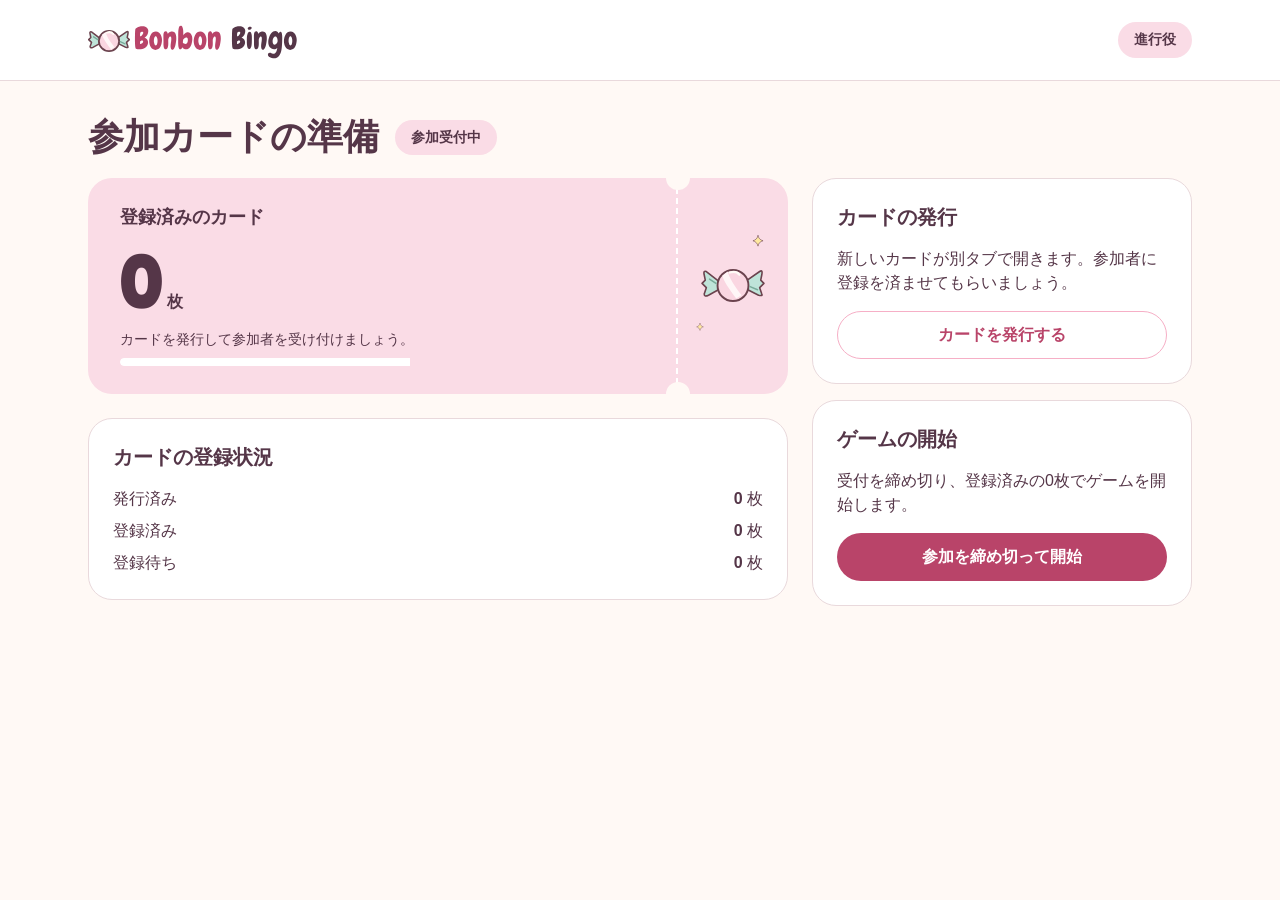
<file: index.html>
<!doctype html>
<html lang="ja">
<head>
  <meta charset="utf-8">
  <meta name="viewport" content="width=device-width, initial-scale=1">
  <title>抽選ルーム｜Bonbon Bingo</title>
  <link rel="icon" type="image/svg+xml" href="images/candy.svg">
  <link rel="stylesheet" href="css/style.css">
  <!-- HTMLを読み終えてから、ビンゴのルール、保存、進行役の画面操作の順に読み込む。 -->
  <script defer src="js/game.js"></script>
  <script defer src="js/storage.js"></script>
  <script defer src="js/draw.js"></script>
</head>
<!-- draw.js が保存状態を読み、参加受付・抽選・照合中・最終確認・終了の画面を切り替える。 -->
<body class="host-page" data-view="prepare">
  <!-- ゲーム名と操作する役割。操作権のないタブでは #host-role を「閲覧中」にする。 -->
  <header class="site-header">
    <div class="header-inner">
      <img class="brand-logo" src="images/logo.svg" width="217" height="46" alt="Bonbon Bingo">
      <span class="badge host-role" id="host-role">閲覧中</span>
    </div>
  </header>

  <main class="host-main">
    <!-- その時点の見出しと状態。draw.js が body の data-view を更新すると対応する組だけが表示される。 -->
    <div class="host-heading">
      <h1>
        <span data-show="prepare">参加カードの準備</span>
        <span data-show="draw">抽選ルーム</span>
        <span data-show="checking">カードの応答待ち</span>
        <span data-show="final">最後のカードを照合中</span>
        <span data-show="finished">ゲームの結果</span>
      </h1>
      <span class="badge host-role" data-show="prepare">参加受付中</span>
      <span class="badge host-live" data-show="draw">進行中</span>
      <span class="badge host-checking" data-show="checking">照合中</span>
      <span class="badge host-final" data-show="final">最終確認中</span>
      <span class="badge host-ended" data-show="finished">終了</span>
    </div>

    <!-- 保存失敗、権限不足、照合不能など。JSで理由を #host-message に表示して該当操作を止める。 -->
    <p id="host-message" class="host-message" role="alert" hidden></p>
    <!-- 最新の確定グループが変わると、抽選回と表示名を一度まとめて読み上げる。 -->
    <p id="winner-announcement" class="sr-only" role="status" aria-atomic="true"></p>

    <noscript><p class="host-message">ブラウザでJavaScriptを有効にしてから開いてください。</p></noscript>

    <!-- PCでは抽選と履歴を左、操作と当選結果を右に置く。狭い画面では同じ内容を縦に並べる。 -->
    <div class="host-layout">
      <div class="host-column">
        <!-- 最新の確定番号と抽選操作。画像は背景だけ。ゲーム開始直後は番号を待機表示にする。 -->
        <section class="host-stage panel" data-show="draw checking" aria-label="抽選">
          <!-- 演出用の #draw-preview を確定番号の位置に重ねる。読み上げるのは保存できた番号だけ。 -->
          <div class="host-number-stage">
            <span id="draw-label" class="badge host-ball-label">最新の番号</span>
            <div id="draw-preview" class="host-current-ball number" aria-hidden="true" hidden>
              <span id="preview-letter"></span>
              <strong id="preview-number"></strong>
            </div>
            <div class="host-current-ball number" aria-live="polite" aria-atomic="true">
              <span class="js-latest-letter"></span>
              <strong class="js-latest-number">―</strong>
            </div>
          </div>
          <!-- 保存が成功した履歴の件数と残りプールの長さを表示。抽選前は残り75球。 -->
          <div class="host-controls">
            <dl class="host-counts">
              <div><dt>抽選回数</dt><dd><strong class="number js-round">0</strong> 回</dd></div>
              <div><dt>残りの球</dt><dd><strong class="number" id="remaining-balls">75</strong> 球</dd></div>
            </dl>
            <!-- #draw-next から次の抽選を要求。確認待ち・空のプール・操作権なしでは引けない。 -->
            <button class="button button-primary" type="button" id="draw-next" disabled>次の番号を引く</button>
          </div>
        </section>

        <!-- 準備と照合と終了の概要。保存できた結果から説明と数値を更新する。 -->
        <section class="host-ticket" data-show="prepare checking final finished" aria-label="進行の概要">
          <div class="host-ticket-copy">
            <!-- 登録済みだけが参加する。登録完了のたびに同じ意味の .js-registered-count をすべて更新する。 -->
            <div data-show="prepare">
              <h2>登録済みのカード</h2>
              <p class="host-total"><strong class="number js-registered-count">0</strong> 枚</p>
              <p id="registration-summary">カードを発行して参加者を受け付けましょう。</p>
              <progress id="registration-progress" value="0" max="1" aria-label="発行カードの登録状況">0 / 0</progress>
            </div>
            <!-- 対象回まで確認できた「本人報告＋代替」の合計。2種類の確認回数を同じ件数に二重計上しない。 -->
            <div data-show="checking final">
              <h2>確認できたカード</h2>
              <p class="host-total">
                <strong class="number" data-show="checking" id="checked-total">0</strong>
                <strong class="number" data-show="final" id="final-checked-total">0</strong>
                <span>/ <span class="number js-player-count">0</span> 枚</span>
              </p>
              <p id="check-summary" data-show="checking">カードの応答を確認しています。</p>
              <p id="final-summary" data-show="final">最後の抽選結果を照合しています。</p>
              <progress id="check-progress" data-show="checking" value="0" max="1" aria-label="今回の確認状況">0 / 0</progress>
              <progress id="final-progress" data-show="final" value="0" max="1" aria-label="最終回の確認状況">0 / 0</progress>
            </div>
            <!-- 進行役が保存した最終結果。#winner-count は申告数ではなく確定したカード数。 -->
            <div data-show="finished">
              <h2>確定した当選カード</h2>
              <p class="host-total"><strong id="winner-count" class="number">0</strong> 枚</p>
              <p id="result-summary">確定した当選結果を表示します。</p>
            </div>
          </div>
          <!-- チケット右端の装飾。状態は見出しでも伝わるため読み上げから除く。 -->
          <div class="host-ticket-stub" aria-hidden="true">
            <img data-show="prepare finished" src="images/candy.svg" width="64" alt="">
            <img data-show="checking" src="images/sparkle.svg" width="48" alt="">
            <img data-show="final" src="images/bow.svg" width="64" alt="">
          </div>
        </section>

        <!-- 準備中の件数。未登録の発行枠はゲーム開始時の参加枚数に含めない。 -->
        <section class="panel host-panel" data-show="prepare">
          <h2>カードの登録状況</h2>
          <dl class="host-facts">
            <div><dt>発行済み</dt><dd><b id="issued-count">0</b> 枚</dd></div>
            <div><dt>登録済み</dt><dd><b class="js-registered-count">0</b> 枚</dd></div>
            <div><dt>登録待ち</dt><dd><b id="registration-pending">0</b> 枚</dd></div>
          </dl>
        </section>

        <!-- 同じカードを再度開くためのリンク。受付中は発行済み全件、開始後は参加者だけを #card-links に表示する。 -->
        <details class="panel host-panel issued-links" id="issued-links" hidden>
          <summary>発行したカードを開く</summary>
          <ul id="card-links"></ul>
        </details>

        <!-- 確認中は左側に内訳を表示。#verifying-reported と、各状態の代替照合・未確認の件数を更新する。 -->
        <section class="panel host-panel" data-show="checking final">
          <h2>照合の内訳</h2>
          <dl class="host-facts">
            <div><dt>カードから確認済み</dt><dd><b id="verifying-reported">0</b> 枚</dd></div>
            <div><dt>進行役が代替照合済み</dt><dd><b data-show="checking" id="verifying-fallback">0</b><b data-show="final" id="final-fallback">0</b> 枚</dd></div>
            <div><dt>未確認</dt><dd><b data-show="checking" id="verifying-pending">0</b><b data-show="final" id="final-pending">0</b> 枚</dd></div>
          </dl>
        </section>

        <!-- 終了時の確定者。#result-winners も抽選中の #winner-list と同じ確定記録から描き直す。 -->
        <section class="panel host-panel host-results" data-show="finished">
          <h2>確定した当選者</h2>
          <p id="result-empty">当選したカードはありません。</p>
          <ol id="result-winners" class="host-winners"></ol>
        </section>

        <!-- #draw-history は保存した抽選順の履歴。終了後も読めるようにし、B・I・N・G・Oの列ごとに球の色を変える。 -->
        <section class="panel host-panel host-history-panel" data-show="draw checking final finished">
          <div class="host-panel-heading"><h2>抽選履歴</h2><span class="host-caption">古い順</span></div>
          <p id="history-empty">最初の抽選を待っています。</p>
          <ol id="draw-history" class="host-history number"></ol>
        </section>
      </div>

      <!-- 進行役の操作と当選結果。スマホでは抽選・履歴の下へ1列に並ぶ。 -->
      <div class="host-column host-side">
        <!-- #issue-card は準備中に発行枠を作って新しいカードを別タブで開く。初回登録はカード画面で行う。 -->
        <section class="panel host-panel" data-show="prepare">
          <h2>カードの発行</h2>
          <p>新しいカードが別タブで開きます。参加者に登録を済ませてもらいましょう。</p>
          <button class="button button-secondary" type="button" id="issue-card" disabled>カードを発行する</button>
        </section>
        <!-- #start-game で参加を締め切り、登録済みカードだけを固定して開始する。 -->
        <section class="panel host-panel" data-show="prepare">
          <h2>ゲームの開始</h2>
          <p>受付を締め切り、登録済みの<span class="js-registered-count">0</span>枚でゲームを開始します。</p>
          <button class="button button-primary" type="button" id="start-game" disabled>参加を締め切って開始</button>
        </section>

        <!-- #winner-list は進行役が照合・確定した結果専用。最新回の全員を大きく見せ、同名のカードにはIDも添える。 -->
        <section class="panel host-panel host-awards" data-show="draw checking final">
          <div class="host-panel-heading"><h2>当選者</h2><img src="images/bow.svg" width="52" height="34" alt=""></div>
          <p id="winners-empty">まだ当選者はいません。</p>
          <ol class="host-winners" id="winner-list"></ol>
        </section>
        <!-- 通常の抽選画面にも3種類の枚数を表示する。対象回・対象カードに照らして更新する。 -->
        <section class="panel host-panel" data-show="draw">
          <div class="host-panel-heading">
            <h2>カードの確認状況</h2><span class="badge host-people">全<span class="js-player-count">0</span>枚</span>
          </div>
          <dl class="host-facts host-check-facts">
            <div><dt>カードから確認済み</dt><dd><b id="reported-count">0</b> 枚</dd></div>
            <div><dt>進行役が代替照合済み</dt><dd><b id="fallback-count">0</b> 枚</dd></div>
            <div><dt>未確認</dt><dd><b id="pending-count">0</b> 枚</dd></div>
          </dl>
        </section>

        <!-- 最終確認と終了時も、保存済みの最後の抽選回と番号を見せる。 -->
        <section class="panel host-panel" data-show="final finished">
          <h2>最後の抽選番号</h2>
          <div class="host-panel-heading host-last-number">
            <strong class="number"><small class="js-latest-letter"></small> <span class="js-latest-number">―</span></strong>
            <span class="badge host-people">第<span class="js-round">0</span>回</span>
          </div>
        </section>
        <!-- 未応答がある間の操作案内。待機中は次の抽選を始めない。 -->
        <section class="panel host-panel" data-show="checking">
          <h2>次の抽選</h2>
          <p>応答がないカードは進行役が自動で照合します。全<span class="js-player-count">0</span>枚の確認が済むと、次の番号を引けます。</p>
        </section>
        <!-- #end-game は最後の抽選回を固定して最終確認へ進む。照合待ちに押した場合も、その回の確認を引き継ぐ。 -->
        <button class="button button-secondary host-finish" type="button" data-show="draw checking" id="end-game" disabled>ゲームを終了する</button>
        <!-- 最終確認中は新しい抽選を止める。未確認が0枚になったら保存の完了後に終了表示へ。 -->
        <section class="panel host-panel" data-show="final">
          <h2>ゲームの終了</h2>
          <p>新しい抽選は停止しました。全<span class="js-player-count">0</span>枚の結果を確認してから、当選者を確定してゲームを終了します。</p>
        </section>
        <!-- #reset-game は旧ゲーム専用の情報を消して新しい準備を始める。終了操作と区別する。 -->
        <section class="panel host-panel" data-show="finished">
          <h2>新しいゲームの準備</h2>
          <p>リセットすると、今回の抽選履歴・当選結果・カード・登録名が消去されます。</p>
          <button class="button button-secondary" type="button" id="reset-game" disabled>リセットして新しいゲームへ</button>
        </section>
      </div>
    </div>
  </main>
</body>
</html>
</file>
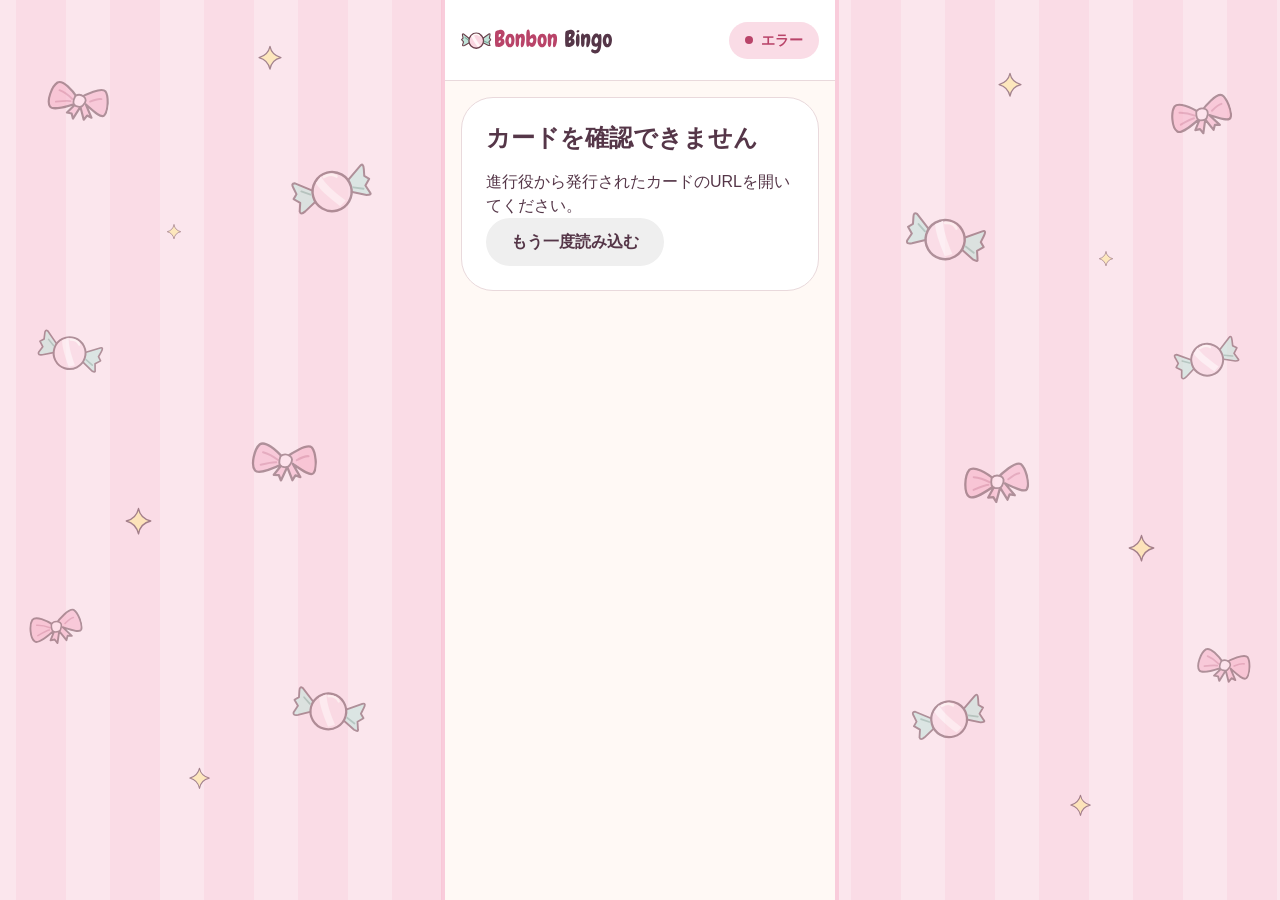
<file: card.html>
<!doctype html>
<html lang="ja">
<head>
  <meta charset="utf-8">
  <meta name="viewport" content="width=device-width, initial-scale=1">
  <title>マイカード｜Bonbon Bingo</title>
  <link rel="icon" type="image/svg+xml" href="images/heart.svg">
  <link rel="stylesheet" href="css/style.css">
  <!-- 数字のルール、保存と変更通知、参加者用の表示の順に読み込む。 -->
  <script defer src="js/game.js"></script>
  <script defer src="js/storage.js"></script>
  <script defer src="js/card.js"></script>
</head>
<!-- URLの発行情報を確認してから card.js が data-card-state を切り替える。 -->
<body class="card-page" data-card-state="loading">
  <!-- .card-shell は参加者の画面全体。PCではこの列を中央に保ち、左右に包装紙を表示する。 -->
  <div class="card-shell">
    <!-- 自分がどの状態のカードを見ているかを表示。card.js は body の状態を切り替え、該当するバッジを見せる。 -->
    <header class="site-header">
      <div class="header-inner">
        <img class="brand-logo" src="images/logo.svg" alt="Bonbon Bingo" width="157" height="34">
        <div class="card-state-badges">
          <span class="badge card-badge state-playing">ゲーム中</span>
          <span class="badge card-badge state-register">受付中</span>
          <span class="badge card-badge state-ended">終了</span>
          <span class="badge card-badge state-closed">受付終了</span>
          <span class="badge card-badge state-reset">リセット済み</span>
          <span class="badge card-badge state-error">エラー</span>
        </div>
      </div>
    </header>

    <main class="card-main">
      <noscript>カードの表示・参加登録にはJavaScriptを有効にしてください。</noscript>
      <!-- 登録済みカードの表示。#card-play はゲーム中と終了後に共用し、終了後も最後の盤面を確認できる。 -->
      <div id="card-play" class="card-view">
        <!-- 自分の当選が確定すると #card-result を開き、最初にそろった回を表示する。盤面も続けて確認できる。 -->
        <div role="status" aria-atomic="true">
          <p id="card-result" class="bingo-banner" hidden>
            <strong class="bingo-word number">BINGO</strong>
            <span id="card-result-round"></span>
          </p>
        </div>
        <!-- 最新の確定番号を示す。JSは保存された履歴の末尾から #card-letter・#card-number・#card-round を更新する。 -->
        <section class="latest-card-ball" aria-labelledby="latest-heading">
          <div>
            <h2 id="latest-heading">最新の番号</h2>
            <p id="card-round">抽選待ち</p>
          </div>
          <div class="latest-value" aria-live="polite" aria-atomic="true">
            <span id="card-letter" class="number" hidden></span>
            <strong id="card-number" class="number">―</strong>
          </div>
        </section>

        <!-- 自分のカード。登録済みの識別子と名前を #card-id と #card-name に書き戻す。長いIDも最後まで表示する。 -->
        <section class="player-ticket" aria-labelledby="card-title">
          <header class="ticket-owner">
            <div>
              <p id="card-id" class="card-serial"></p>
              <h1 id="card-title"><span id="card-name"></span>のカード</h1>
            </div>
            <img src="images/bow.svg" width="56" height="40" alt="">
          </header>

          <!-- #card-grid はB・I・N・G・O順の5×5表。保存した配置で tbody に5行を作る。
               .is-open と読み上げ用の「抽選済み」を履歴に合わせて更新する。中央 .free-cell は最初から開いたまま。 -->
          <div class="ticket-board">
            <table id="card-grid">
              <caption class="sr-only">自分のビンゴカード</caption>
              <thead>
                <tr><th scope="col">B</th><th scope="col">I</th><th scope="col">N</th><th scope="col">G</th><th scope="col">O</th></tr>
              </thead>
              <!-- card.js が保存済みの25マスを並べ、以降は抽選履歴に合わせて印を切り替える。 -->
              <tbody></tbody>
            </table>
            <p class="card-caption">出た番号のマスが自動で開きます</p>
          </div>
        </section>

        <!-- #card-sync は自分が反映した回を示す。終了時は #card-end に切り替える。 -->
        <p id="card-sync" class="card-sync state-playing" role="status"></p>
        <p id="card-end" class="card-sync state-ended">ゲームは終了しました</p>
      </div>

      <!-- 初回登録。#card-entry は開始前の発行済み・未登録カードだけに見せる。 -->
      <section id="card-entry" class="card-view" aria-labelledby="entry-heading">
        <!-- 発行されたカードの識別子。JSはURLと発行記録を照合して #entry-id と下の #fallback-id に同じIDを表示する。 -->
        <div class="entry-art">
          <div class="entry-ticket">
            <strong class="number" aria-hidden="true">B I N G O</strong>
            <span id="entry-id" class="card-serial"></span>
          </div>
          <img class="entry-bow" src="images/bow.svg" width="56" height="40" alt="">
          <img class="entry-candy" src="images/candy.svg" width="48" height="32" alt="">
        </div>
        <h1 id="entry-heading">カードの参加登録</h1>
        <p class="entry-intro">ゲーム開始前に登録を済ませてね。</p>

        <!-- #entry-name の内容が表示名。入力された文字数をJSで調べ、理由があれば #entry-feedback に表示する。 -->
        <form id="entry-form" class="entry-fields">
          <div class="entry-label">
            <label for="entry-name">表示名</label>
            <span id="entry-limit">任意・10文字まで</span>
          </div>
          <input id="entry-name" type="text" placeholder="例）ゆい" aria-describedby="entry-limit entry-hint entry-feedback">
          <p id="entry-hint" class="entry-hint">登録後の名前変更はできません。</p>
          <p id="entry-feedback" class="entry-feedback" role="alert" hidden></p>
          <!-- 名前があるときは #register-card で参加。空欄のときは #register-card-id を選ぶと表示名がカードIDになる。 -->
          <div class="entry-actions">
            <button id="register-card" class="button button-primary" type="submit" disabled>このカードで参加する</button>
            <button id="register-card-id" class="button button-secondary" type="button" disabled><span>IDで始める（<span id="fallback-id"></span>）</span></button>
          </div>
        </form>
      </section>

      <!-- 受付が締め切られた未登録カード。#card-closed に切り替え、入力・登録・報告を止める。 -->
      <section id="card-closed" class="card-view card-notice">
        <h1>参加受付は終了しました</h1>
        <p>このカードは今回のゲームに登録されていません。</p>
      </section>
      <!-- 旧ゲームのカード。#card-reset に切り替え、以前の数字・名前・当選結果が表示されないようにする。 -->
      <section id="card-reset" class="card-view card-notice">
        <h1>ゲームがリセットされました</h1>
        <p>参加するには、進行役に新しいカードを発行してもらってください。</p>
      </section>
      <!-- データを読み込めない場合。JSは #card-error-reason に保存失敗・無効なURLなどの理由を表示する。 -->
      <section id="card-error" class="card-view card-notice" aria-live="polite">
        <h1>カードを確認できません</h1>
        <p id="card-error-reason">カードの保存情報を読み込めませんでした。</p>
        <!-- 読み込みエラーからの再試行。発行済みURLを保ったまま最新の保存内容を読み直す。 -->
        <button id="retry-card" class="button" type="button">もう一度読み込む</button>
      </section>
    </main>
  </div>
</body>
</html>
</file>
<file: css/style.css>
/* 共通 → 進行役（index.html）→ 参加者（card.html）の順。
   色を変えるときはまず :root、画面の配置を変えるときは各画面のセクションを見る。 */
@font-face {
  font-family: Fredoka;
  src: url("../fonts/Fredoka-Bold.ttf") format("truetype");
  font-weight: 700;
  font-style: normal;
  font-display: swap;
}

:root {
  --paper: #fff9f5;
  --white: #fff;
  --ink: #553648;
  --muted: #795d6b;
  --line: #e9d9dc;
  --pink: #b94469;
  --blush: #fadce6;
  --rose: #f6afc6;
  --mint: #d5f1e7;
  --mint-ink: #36685d;
  --lav: #e8dff7;
  --butter: #fff0bf;
  --sky: #d9eaf8;
}

*, *::before, *::after { box-sizing: border-box; }

body {
  margin: 0;
  min-height: 100vh;
  background: var(--paper);
  color: var(--ink);
  font-family: "Zen Maru Gothic", "Hiragino Maru Gothic ProN", "Yu Gothic", Meiryo, sans-serif;
  font-size: 1rem;
  font-weight: 500;
  line-height: 1.5;
}

img { display: block; }
button, input { font: inherit; color: inherit; }
[hidden] { display: none !important; }
:focus-visible { outline: 3px solid var(--mint-ink); outline-offset: 3px; }

/* 見た目は印や配色で示すマスの状態を、読み上げでも伝える。 */
.sr-only {
  position: absolute;
  width: 1px;
  height: 1px;
  padding: 0;
  overflow: hidden;
  clip-path: inset(50%);
  white-space: nowrap;
  border: 0;
}

.number {
  font-family: Fredoka, "Arial Rounded MT Bold", system-ui, sans-serif;
  font-weight: 700;
}

.site-header {
  border-bottom: 1px solid var(--line);
  background: var(--white);
}

.header-inner {
  display: flex;
  justify-content: space-between;
  align-items: center;
  gap: 16px;
  min-height: 80px;
  padding-block: 16px;
}

.brand-logo { max-width: 100%; height: auto; }

.button {
  display: inline-flex;
  justify-content: center;
  align-items: center;
  gap: 8px;
  min-height: 48px;
  padding: 8px 24px;
  border: 1px solid transparent;
  border-radius: 32px;
  font-size: 1rem;
  font-weight: 700;
  line-height: 1.5;
  text-align: center;
}
.button-primary { color: var(--white); background: var(--pink); }
.button-secondary { color: var(--pink); border-color: var(--rose); background: var(--white); }
.button-muted { color: var(--muted); background: var(--line); }


/* 抽選画面。現在の状態は body の data-view で切り替える。非表示部分は読み上げ・Tab移動の対象からも外れる。 */
.host-page[data-view="prepare"] [data-show]:not([data-show~="prepare"]),
.host-page[data-view="draw"] [data-show]:not([data-show~="draw"]),
.host-page[data-view="checking"] [data-show]:not([data-show~="checking"]),
.host-page[data-view="final"] [data-show]:not([data-show~="final"]),
.host-page[data-view="finished"] [data-show]:not([data-show~="finished"]) {
  display: none;
}

.host-page .header-inner,
.host-main {
  width: min(1104px, calc(100% - 64px));
  margin-inline: auto;
}

.host-page .header-inner {
  padding-inline: 0;
}

.host-main {
  padding-block: 32px 48px;
}

.host-heading,
.host-panel-heading,
.host-controls,
.host-counts,
.host-facts > div {
  display: flex;
  align-items: center;
}

.host-heading {
  flex-wrap: wrap;
  gap: 16px;
  margin-bottom: 16px;
}

.host-heading h1 {
  margin: 0;
  font-size: clamp(1.875rem, 4vw, 2.25rem);
  line-height: 1.35;
}

.host-page .badge {
  display: inline-block;
  vertical-align: middle;
  white-space: nowrap;
  font-size: .875rem;
  font-weight: 700;
  line-height: 1.4;
  padding: 8px 16px;
  border-radius: 24px;
}

.host-role { background: var(--blush); }
.host-live, .host-ended { background: var(--mint); color: var(--mint-ink); }
.host-checking { background: var(--butter); }
.host-final { background: var(--lav); }
.host-people { background: var(--paper); color: var(--muted); }

.host-live::before,
.host-check-facts dt::before {
  content: "";
  display: inline-block;
  width: 8px;
  height: 8px;
  border-radius: 8px;
  background: var(--mint-ink);
  margin-inline-end: 8px;
  vertical-align: middle;
}

.host-layout {
  display: grid;
  grid-template-columns: minmax(0, 700fr) minmax(0, 380fr);
  gap: 24px;
  align-items: start;
}

.host-column,
.host-panel {
  display: grid;
  align-content: start;
  min-width: 0;
}

.host-column { gap: 24px; }
.host-side { gap: 16px; }

.host-panel {
  padding: 24px;
  gap: 16px;
  border: 1px solid var(--line);
  background: var(--white);
  border-radius: 24px;
  overflow-wrap: anywhere;
}

.host-panel h2,
.host-ticket h2 {
  margin: 0;
  font-size: 1.25rem;
  line-height: 1.4;
}

.host-panel p,
.host-ticket p {
  margin: 0;
}

.host-panel-heading {
  justify-content: space-between;
  flex-wrap: wrap;
  gap: 8px;
}

.host-stage {
  overflow: hidden;
  min-width: 0;
  background: var(--white);
  border: 1px solid var(--line);
  border-radius: 24px;
  padding: 0;
}

.host-number-stage {
  position: relative;
  display: grid;
  place-items: center;
  min-height: 268px;
  background: var(--blush) url("../images/hero.svg") center / 700px 268px no-repeat;
}

.host-ball-label {
  position: absolute;
  inset: 16px auto auto 16px;
  background: var(--white);
}

.host-current-ball {
  display: grid;
  grid-area: 1 / 1;
  justify-items: center;
  line-height: 1;
}

/* 演出と確定番号は同じ場所に重なる。確定番号の読み上げ領域は演出中も保持する。 */
#draw-preview:not([hidden]) + .host-current-ball { opacity: 0; }

.host-current-ball > span {
  margin-bottom: 8px;
  color: var(--pink);
  font-size: 1.5rem;
}

.host-current-ball strong {
  font-size: 5.4375rem;
  font-weight: 700;
}

.host-controls {
  gap: 24px;
  padding: 16px;
}

.host-controls .button {
  flex: 1;
  min-height: 56px;
}

.host-counts,
.host-facts,
.host-facts dd,
.host-counts dd {
  margin: 0;
}

.host-counts {
  gap: 16px;
}

.host-counts div + div {
  padding-inline-start: 16px;
  border-inline-start: 1px solid var(--line);
}

.host-counts dt,
.host-counts dd,
.host-caption,
.host-ticket-copy p:not(.host-total) {
  font-size: .875rem;
}

.host-counts dt,
.host-caption {
  color: var(--muted);
}

.host-counts dt { font-weight: 700; }

.host-counts strong {
  font-size: 1.5rem;
  line-height: 1.2;
}

.host-history,
.host-winners {
  list-style: none;
  margin: 0;
  padding: 0;
}

.host-history-panel { padding: 16px; }

.host-history {
  display: flex;
  flex-wrap: wrap;
  gap: 8px;
}

.host-history li {
  display: grid;
  place-items: center;
  width: 48px;
  height: 48px;
  border-radius: 24px;
  font-size: 1.125rem;
}

.ball-b { background: var(--rose); }
.ball-i { background: var(--butter); }
.ball-n { background: var(--mint); }
.ball-g { background: var(--sky); }
.ball-o { background: var(--lav); }

.host-awards {
  background: var(--butter);
  border-color: transparent;
}

.host-winners li + li {
  margin-top: 16px;
}

.host-winners .badge {
  margin-inline-end: 8px;
  background: var(--butter);
}

.host-awards .badge {
  background: var(--white);
}

.winner-names {
  display: grid;
  gap: 8px;
  margin-top: 8px;
}

.winner-name {
  font-size: 1.5rem;
  line-height: 1.3;
  overflow-wrap: anywhere;
}

/* 最新回の表示名は同着全員を強調する。確認中・終了後の番号（36px）にも大小の差を残す。 */
.latest-winners .winner-name { color: var(--pink); font-size: 1.875rem; }
.host-page[data-view="draw"] .latest-winners .winner-name { font-size: clamp(2rem, 3.5vw, 2.5rem); }
.latest-winners + li,
.host-results li + .latest-winners {
  padding-top: 16px;
  border-top: 1px dashed var(--line);
}

/* 狭い画面では抽選番号の直後に当選者を置き、長い抽選履歴の下に埋もれないようにする。 */
@media (max-width: 1023px) {
  .host-layout:has(.latest-winners) > .host-column { display: contents; }
  .host-stage { order: -2; }
  .host-awards, .host-results { order: -1; }
}

.host-facts {
  display: grid;
  gap: 8px;
}

.host-facts > div {
  justify-content: space-between;
  gap: 8px;
}

.host-facts dd { white-space: nowrap; }

.host-check-facts div:nth-child(2) dt::before { background: var(--rose); }
.host-check-facts div:nth-child(3) dt::before { background: var(--line); }

.host-page .host-finish {
  background: transparent;
  border: 1px solid var(--line);
  color: var(--muted);
}

.host-ticket {
  position: relative;
  display: flex;
  justify-content: space-between;
  min-height: 216px;
  border-radius: 24px;
  background: var(--blush);
  overflow: hidden;
}

.host-page[data-view="checking"] .host-ticket { background: var(--butter); }
.host-page[data-view="final"] .host-ticket { background: var(--lav); }
.host-page[data-view="finished"] .host-ticket { background: var(--mint); }

.host-ticket-copy {
  min-width: 0;
  padding: 24px 32px;
  align-self: center;
}

.host-ticket h2 { font-size: 1.125rem; }

.host-ticket .host-total {
  margin: 8px 0;
  font-weight: 700;
  line-height: 1.1;
}

.host-total strong {
  font-size: clamp(3rem, 8vw, 4.75rem);
}

.host-total span {
  font-size: 1.5rem;
}

.host-ticket progress {
  display: block;
  appearance: none;
  width: min(100%, 352px);
  height: 8px;
  margin-top: 8px;
  background: var(--white);
  --segment: 12.5%;
  mask-image: repeating-linear-gradient(to right, #000 0 calc(var(--segment) - 4px), transparent calc(var(--segment) - 4px) var(--segment));
  border: 0;
  border-radius: 8px;
  overflow: hidden;
}

.host-page[data-view="prepare"] progress { --segment: calc(100% / 9); }
.host-ticket progress::-webkit-progress-bar { background: transparent; }
.host-ticket progress::-webkit-progress-value { background: var(--mint-ink); }
.host-ticket progress::-moz-progress-bar { background: var(--mint-ink); }
.host-page[data-view="prepare"] progress::-webkit-progress-value { background: var(--pink); }
.host-page[data-view="prepare"] progress::-moz-progress-bar { background: var(--pink); }

.host-ticket-stub {
  position: relative;
  flex: 0 0 112px;
  display: grid;
  place-items: center;
  border-inline-start: 2px dashed var(--white);
  background: url("../images/sparkle.svg") 76% 28% / 12px 12px no-repeat,
    url("../images/sparkle.svg") 18% 70% / 8px 8px no-repeat;
}

.host-ticket-stub::before,
.host-ticket-stub::after {
  content: "";
  position: absolute;
  left: -12px;
  width: 24px;
  height: 24px;
  background: var(--paper);
  border-radius: 16px;
}

.host-ticket-stub::before { top: -12px; }
.host-ticket-stub::after { bottom: -12px; }

.host-last-number strong { font-size: 2.25rem; }
.host-last-number small { font-size: 1.125rem; color: var(--mint-ink); }

.host-message {
  padding: 16px;
  border: 1px solid var(--pink);
  border-radius: 16px;
  background: var(--white);
  overflow-wrap: anywhere;
}

/* タブレットからは進行操作を下に回し、番号を読む面積を確保する。 */
@media (max-width: 1023px) {
  .host-layout { grid-template-columns: minmax(0, 1fr); gap: 16px; }
  .host-column { gap: 16px; }
}

/* スマホは両端16px。絵の中央を表示し、抽選ボタンは1行分の幅にする。 */
@media (max-width: 600px) {
  .host-main,
  .host-page .header-inner { width: calc(100% - 32px); }
  .host-main { padding-block: 16px 32px; }
  .host-controls { flex-direction: column; gap: 16px; }
  .host-controls .button { width: 100%; }
  .host-number-stage { min-height: 248px; }
  .host-panel { padding: 16px; }
  /* 390px幅では6球ずつ。さらに狭い端末では列幅に合わせて球も小さくする。 */
  .host-history {
    display: grid;
    grid-template-columns: repeat(6, minmax(0, 1fr));
    max-width: 328px;
  }
  .host-history li { width: 100%; max-width: 48px; height: auto; aspect-ratio: 1; }
  .host-ticket-copy { padding: 24px 16px; }
  .host-ticket-stub { flex-basis: 72px; }
  .host-ticket-stub img { max-width: 48px; }
  .host-page .brand-logo { max-width: 54vw; height: auto; }
}

/* 参加者画面。2枚の包装紙をスマホ幅の外側にだけ敷く。 */
.card-page {
  position: relative;
  isolation: isolate;
  min-height: 100vh;
  background: var(--blush);
}

.card-page::before,
.card-page::after {
  position: absolute;
  z-index: -1;
  top: 0;
  bottom: 0;
  width: max(0px, calc((100% - 390px) / 2));
  content: "";
  background-size: 445px 880px;
  background-repeat: repeat;
}

.card-page::before {
  left: 0;
  background-image: url("../images/wrapper-left.svg");
  background-position: right top;
}

.card-page::after {
  right: 0;
  background-image: url("../images/wrapper-right.svg");
  background-position: left top;
}

.card-shell {
  width: min(100%, 390px);
  min-height: 100vh;
  min-height: 100dvh;
  margin-inline: auto;
  color: var(--ink);
  background: var(--paper);
  box-shadow: 0 0 0 4px rgb(246 175 198 / 48%);
}

.card-shell .header-inner {
  display: flex;
  justify-content: space-between;
  align-items: center;
  flex-wrap: wrap;
  gap: 8px;
  min-height: 80px;
  width: 100%;
  padding: 16px;
  margin: 0;
}

.card-shell .brand-logo { width: 157px; height: auto; }
.card-main { padding: 16px 16px 32px; }
.card-shell h1,
.card-shell h2,
.card-shell p { margin: 0; }
.card-shell h1 { font-size: 1.75rem; line-height: 1.35; }
.card-shell h2 { font-size: 1.5rem; line-height: 1.35; }

/* 一度に見える状態は1つ。card.js が body の data-card-state を切り替える。 */
.card-view,
.card-page .card-badge,
.card-page .card-sync.state-ended,
.card-page .card-sync.state-playing { display: none; }
.card-page[data-card-state="playing"] #card-play,
.card-page[data-card-state="ended"] #card-play,
.card-page[data-card-state="register"] #card-entry,
.card-page[data-card-state="closed"] #card-closed,
.card-page[data-card-state="reset"] #card-reset,
.card-page[data-card-state="error"] #card-error { display: block; }
.card-page[data-card-state="playing"] .state-playing,
.card-page[data-card-state="ended"] .state-ended,
.card-page[data-card-state="register"] .state-register,
.card-page[data-card-state="closed"] .state-closed,
.card-page[data-card-state="reset"] .state-reset,
.card-page[data-card-state="error"] .state-error { display: inline-flex; }

.card-page .card-badge {
  align-items: center;
  gap: 8px;
  padding: 8px 16px;
  color: var(--pink);
  background: var(--blush);
  border-radius: 24px;
  font-size: .875rem;
  font-weight: 700;
}

.card-page .card-badge.state-playing,
.card-page .card-badge.state-ended { color: var(--mint-ink); background: var(--mint); }

.card-badge::before,
.card-sync::before {
  content: "";
  width: 8px;
  height: 8px;
  flex: 0 0 8px;
  border-radius: 8px;
  background: currentColor;
}

.latest-card-ball {
  position: relative;
  isolation: isolate;
  overflow: hidden;
  display: flex;
  justify-content: space-between;
  align-items: center;
  flex-wrap: wrap;
  gap: 8px;
  min-height: 128px;
  padding: 16px 16px 16px 24px;
  border-radius: 24px;
  background: var(--lav);
}

.latest-card-ball::before {
  content: "";
  position: absolute;
  z-index: -1;
  right: 0;
  top: 50%;
  width: 152px;
  height: 152px;
  border: 16px solid rgb(255 255 255 / 35%);
  border-radius: 80px;
  transform: translateY(-50%);
}

.latest-card-ball::after {
  content: "";
  position: absolute;
  right: 16px;
  top: 16px;
  width: 16px;
  height: 16px;
  background: url("../images/sparkle.svg") center / contain no-repeat;
}

#card-round {
  display: inline-block;
  padding: 8px 16px;
  margin-top: 8px;
  border-radius: 24px;
  background: var(--white);
  font-size: .875rem;
  font-weight: 700;
}

.latest-value { display: flex; align-items: center; gap: 8px; }
.latest-value > * {
  display: grid;
  place-items: center;
  border: 2px solid var(--ink);
  border-radius: 40px;
}
#card-letter { width: 32px; height: 32px; background: var(--mint); }
#card-number { width: 80px; height: 80px; background: var(--white); font-size: 2.5rem; }

.player-ticket,
.entry-fields,
.card-notice {
  border: 1px solid var(--line);
  border-radius: 32px;
  background: var(--white);
}

.player-ticket { margin-block: 16px 24px; box-shadow: 0 8px var(--blush); }
.ticket-owner {
  display: flex;
  align-items: flex-start;
  justify-content: space-between;
  gap: 8px;
  padding: 16px 24px;
  border-bottom: 1px dashed var(--line);
}

.ticket-owner > div { min-width: 0; }
.card-serial,
#card-name,
#fallback-id { overflow-wrap: anywhere; }
.card-serial { color: var(--pink); font-size: .875rem; font-weight: 800; letter-spacing: .08em; }
#card-title { margin-top: 8px; }
.ticket-owner > img {
  flex: none;
  width: 56px;
  height: 56px;
  border-radius: 32px;
  background-color: var(--blush);
  object-fit: contain;
}

.ticket-board { padding: 8px 24px 24px; }
#card-grid {
  width: calc(100% + 16px);
  margin-inline: -8px;
  border-collapse: separate;
  border-spacing: 8px;
  table-layout: fixed;
  text-align: center;
  font-family: Fredoka, "Arial Rounded MT Bold", system-ui, sans-serif;
  font-weight: 700;
}

#card-grid th,
#card-grid td { padding: 0; text-align: center; vertical-align: middle; }
#card-grid th { height: 40px; border-radius: 16px; font-size: 1.5rem; }
#card-grid th:nth-child(1) { background: var(--rose); }
#card-grid th:nth-child(2) { background: var(--butter); }
#card-grid th:nth-child(3) { background: var(--mint); }
#card-grid th:nth-child(4) { background: var(--sky); }
#card-grid th:nth-child(5) { background: var(--lav); }

#card-grid td {
  position: relative;
  height: clamp(40px, calc((100vw - 112px) / 5), 56px);
  border: 1px solid var(--line);
  border-radius: 16px;
  background: var(--paper);
  font-size: 1.5rem;
  line-height: 1;
}

#card-grid .is-open { background: var(--blush); color: var(--pink); border-color: var(--rose); }
#card-grid .is-open::after {
  content: "";
  position: absolute;
  top: 0;
  right: 0;
  width: 16px;
  height: 16px;
  background: url("../images/check.svg") center / contain no-repeat;
}
#card-grid .free-cell {
  color: var(--ink);
  border-color: var(--butter);
  background: var(--butter);
  font-size: 1rem;
}
.free-cell img { display: block; margin: 0 auto; }
.card-caption,
.card-sync,
.entry-hint,
#entry-limit { color: var(--muted); font-size: .875rem; }
.ticket-board .card-caption { margin-top: 16px; text-align: center; }
.card-shell .card-sync {
  width: 100%;
  align-items: center;
  justify-content: center;
  gap: 8px;
  text-align: center;
}
.card-sync::before { background: var(--mint-ink); }

/* 当選した本人のチケット。数字や盤面を覆わず、最初にそろった回を読み返せる。 */
.card-shell .bingo-banner {
  display: grid;
  gap: 8px;
  margin-bottom: 16px;
  padding: 16px;
  border: 2px solid var(--rose);
  border-radius: 24px;
  background: url("../images/sparkle.svg") left 8% top 24% / 24px 24px no-repeat,
    url("../images/sparkle.svg") right 8% bottom 28% / 16px 16px no-repeat,
    var(--blush);
  text-align: center;
  font-weight: 700;
}
.bingo-word {
  color: var(--pink);
  font-size: clamp(3rem, 16vw, 4rem);
  line-height: 1;
  text-shadow: 0 3px var(--white);
}

/* 初回登録は同じスマホ幅の中で名前入力に集中する。 */
.entry-art {
  display: grid;
  place-items: center;
  position: relative;
  padding: 48px 24px;
  min-height: 200px;
  border-radius: 24px;
  background:
    url("../images/sparkle.svg") 12% 24% / 16px 16px no-repeat,
    url("../images/sparkle.svg") 83% 68% / 16px 16px no-repeat,
    radial-gradient(circle, transparent 74px, rgb(255 255 255 / 34%) 74px 96px, transparent 96px),
    var(--blush);
}
.entry-ticket {
  max-width: 100%;
  min-width: min(192px, 100%);
  border: 2px solid var(--pink);
  border-radius: 24px;
  background: var(--white);
  text-align: center;
}
.entry-ticket > * { display: block; padding: 8px; }
.entry-ticket > strong { font-size: 1.5rem; border-bottom: 1px dashed var(--line); }
.entry-bow,
.entry-candy { position: absolute; }
.entry-bow { top: 16%; left: 64%; }
.entry-candy { top: 65%; right: 75%; }
#entry-heading { margin: 24px 0 8px; }
.entry-intro { color: var(--muted); }
.entry-fields { padding: 24px; margin-top: 32px; border-radius: 24px; }
.entry-label { display: flex; flex-wrap: wrap; justify-content: space-between; align-items: baseline; gap: 8px; }
.entry-label label { font-weight: 700; }
#entry-name {
  width: 100%;
  min-height: 56px;
  padding: 8px 16px;
  margin: 8px 0 16px;
  border: 1px solid var(--line);
  border-radius: 16px;
  background: var(--paper);
  color: var(--ink);
  font: inherit;
}
.entry-feedback { margin-top: 8px; color: var(--pink); }
.entry-actions { display: grid; gap: 8px; margin-top: 24px; }
.entry-actions .button:enabled { cursor: pointer; }
.entry-actions .button:disabled {
  color: var(--muted);
  border-color: var(--line);
  background: var(--line);
  cursor: default;
}
.card-notice { padding: 24px; }
.card-notice h1 { font-size: 1.5rem; }
.card-notice p { margin-top: 16px; }

@media (max-width: 360px) {
  .ticket-board { padding-inline: 16px; }
  .latest-card-ball { padding-inline: 16px; }
  #card-number { width: 64px; height: 64px; }
}

/* 発行済みリンクは同じカードの復帰に使う。枚数が増えたら必要な時だけ開ける。 */
.issued-links summary { cursor: pointer; font-weight: 700; }
.issued-links ul {
  display: grid;
  gap: 8px;
  padding: 0;
  margin: 16px 0 0;
  list-style: none;
}
.issued-links a { color: var(--pink); overflow-wrap: anywhere; }
.host-page button:enabled { cursor: pointer; }
.host-page button:disabled { cursor: default; color: var(--muted); background: var(--line); border-color: var(--line); }
</file>
